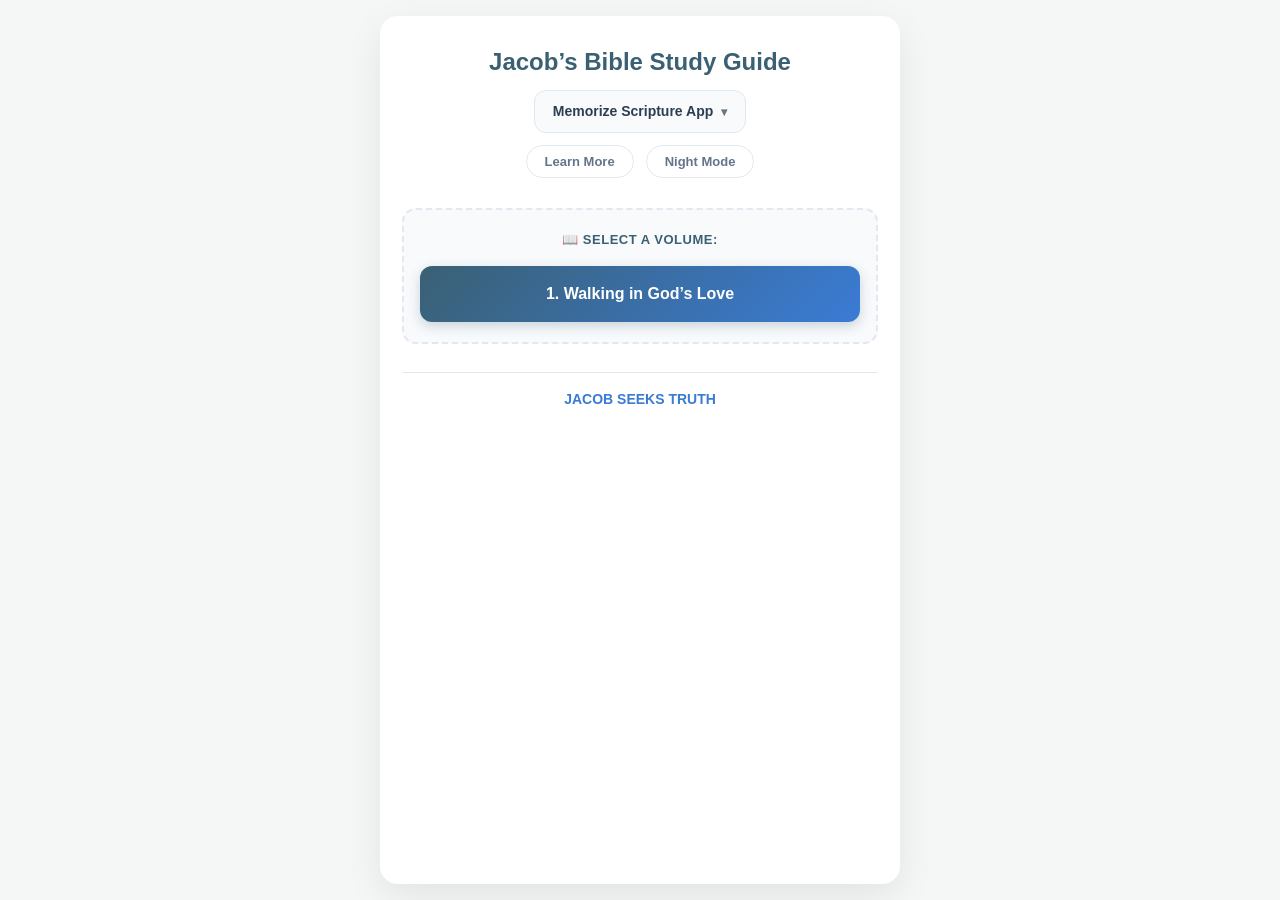
<file: index.html>
<!DOCTYPE html>
<html lang="en">
<head>
    <meta charset="UTF-8">
    <meta name="viewport" content="width=device-width, initial-scale=1.0">
    <title>Jacob’s Bible Study Guide – Main Menu</title>
    <link rel="stylesheet" href="style.css">
</head>
<body>
    <div class="container">
        <header class="header">
            <h1>Jacob’s Bible Study Guide</h1>
            
            <!-- App Switcher Dropdown -->
            <details class="app-switcher">
                <summary class="dropdown-trigger">
                    Memorize Scripture App
                    <span class="chevron">▾</span>
                </summary>
                <div class="dropdown-menu">
                    <a href="https://jacobseekstruth.github.io/jacobs-bsg-app/lost-books/" class="dropdown-item">
                        The Lost Books of Scripture
                    </a>
                    <!-- You can add more apps later like this:
                    <a href="..." class="dropdown-item">Another App</a>
                    -->
                </div>
            </details>

            <!-- Header Buttons 'Learn More' & 'Night Mode' -->
            <div class="header-buttons">
                <button id="learnMoreBtn" class="theme-btn">Learn More</button>
                <button id="themeToggleBtn" class="theme-btn">Night Mode</button>
            </div>
        </header>

        <section class="volume-section">
            <div class="section-title">📖 SELECT A VOLUME:</div>
            
            <a href="https://jacobseekstruth.github.io/jacobs-bsg-app/ms-vol1/" class="volume-btn">
                1. Walking in God’s Love
            </a>
            
            <!-- Future volumes will go here -->
        </section>

        <footer class="footer">
            <!-- Theme button moved to header -->
            <a href="https://jacobseekstruth.com/" class="main-menu-btn">JACOB SEEKS TRUTH</a>
        </footer>
    </div>

    <!-- ABOUT THIS APP MODAL -->
    <div id="learnMoreModal" class="modal">
        <div class="modal-content">
            <h3>About This App</h3>
            
            <div class="learn-more-text">
                <p>Hi, I'm Jacob. I created this App to help me study and learn God’s Word, and now I want to share it with you for free.</p>
                
                <p>Join me on this journey as we explore these Bible study guides together and grow closer to God through Scripture.</p>
                
                <p><strong>Volume Selection:</strong><br>
                Each volume is a dedicated study guide featuring verses to study and memorize, along with a devotional to read once you complete the curriculum.</p>
                
                <p><strong>Free Download:</strong><br>
                Every study guide volume includes a free, downloadable PDF, accessible by clicking the <strong>“Download Full Study Guide”</strong> button.</p>
                
                <p>These PDFs not only contain the scripture verses featured in the app, but also include extra information, exclusive study content, and a special message from me that isn't available anywhere else.</p>
                
                <p>Happy studying, and may God bless your journey!</p>
                
                <p class="signature">Blessings,<br><strong>Jacob Seeks Truth</strong></p>
            </div>
            
            <button id="closeLearnMoreBtn" class="btn-back">Back</button>
        </div>
    </div>

    <script src="app.js"></script>
</body>
</html>
</file>
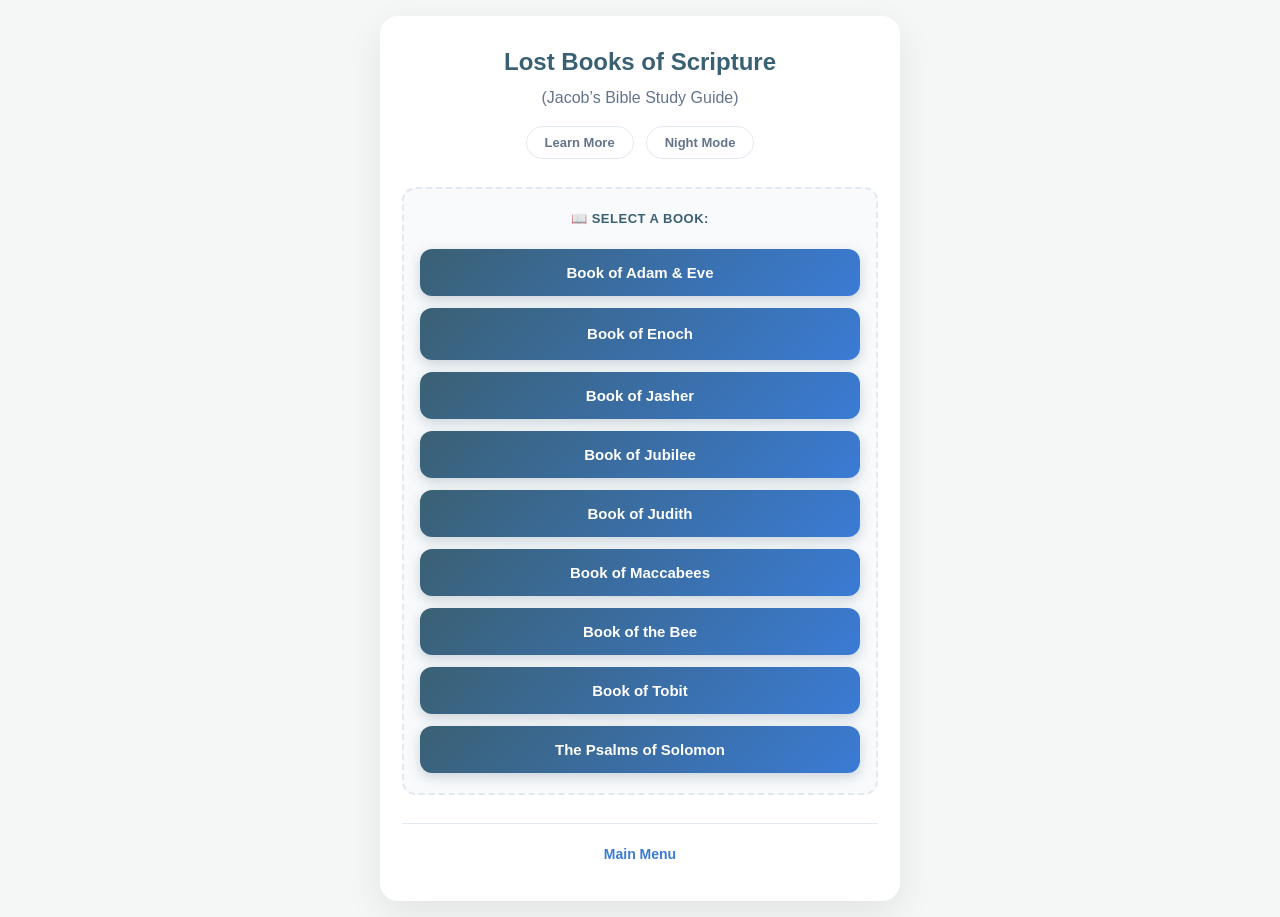
<file: lost-books/index.html>
<!DOCTYPE html>
<html lang="en">
<head>
    <meta charset="UTF-8">
    <meta name="viewport" content="width=device-width, initial-scale=1.0">
    <title>Jacob’s Bible Study Guide – Lost Books of Scripture</title>
    <link rel="stylesheet" href="style.css">
</head>
<body>
    <div class="container">
        <header class="header">
            <h1>Lost Books of Scripture</h1>
            <h2>(Jacob’s Bible Study Guide)</h2>

            <div class="header-buttons">
                <button id="learnMoreBtn" class="theme-btn">Learn More</button>
                <button id="themeToggleBtn" class="theme-btn">Night Mode</button>
            </div>
        </header>

        <section class="volume-section">
            <div class="section-title">📖 SELECT A BOOK:</div>
            
            <button class="book-btn coming-soon-btn">Book of Adam &amp; Eve</button>
            <a href="https://jacobseekstruth.github.io/jacobs-bsg-app/lost-books/book-of-enoch/" class="book-btn" style="text-decoration: none;">Book of Enoch</a>
            <button class="book-btn coming-soon-btn">Book of Jasher</button>
            <button class="book-btn coming-soon-btn">Book of Jubilee</button>
            <button class="book-btn coming-soon-btn">Book of Judith</button>
            <button class="book-btn coming-soon-btn">Book of Maccabees</button>
            <button class="book-btn coming-soon-btn">Book of the Bee</button>
            <button class="book-btn coming-soon-btn">Book of Tobit</button>
            <button class="book-btn coming-soon-btn">The Psalms of Solomon</button>
        </section>

        <footer class="footer">
            <a href="https://jacobseekstruth.github.io/jacobs-bsg-app/" class="main-menu-btn">Main Menu</a>
        </footer>
    </div>

    <!-- ABOUT THIS APP MODAL -->
    <div id="learnMoreModal" class="modal">
        <div class="modal-content">
            <h3>About This App</h3>
            <div class="learn-more-text">
                <p>I call this collection the Lost Books of Scripture. Driven by my curious nature, I’ve always wondered if there is more to the story beyond simply reading the Bible.</p>

                <p>Interestingly, some of these so-called “lost” books actually appear in older versions of the Ethiopian Bible—raising the question of why they are absent from most modern English Bibles. Either way, I want to learn more about these stories, as they add valuable depth and context to the history of our beginnings.</p>

                <p>I gathered and compiled this app to organize all of this information in one central place—primarily for my own benefit. Most of the material comes from publicly available archives that anyone can access for free. I simply organized it and packaged it into a clean, easy-to-use app. I’m happy to share it with all of you at no cost. I believe it can help anyone in their Bible studies by providing additional puzzle pieces that enrich the overall story with greater context.</p>

                <p>Happy reading, listening, and studying.</p>

                <p class="signature">Blessings,<br><strong>Jacob Seeks Truth</strong></p>
            </div>
            <button id="closeLearnMoreBtn" class="btn-back">Back</button>
        </div>
    </div>

    <!-- COMING SOON MODAL -->
    <div id="comingSoonModal" class="modal">
        <div class="modal-content coming-soon-content">
            <h3>Coming Soon!</h3>
            <p>This book is not available yet. Check back later.</p>
            <button id="closeComingSoonBtn" class="btn-back">Back</button>
        </div>
    </div>

    <script src="app.js"></script>
</body>
</html>
</file>
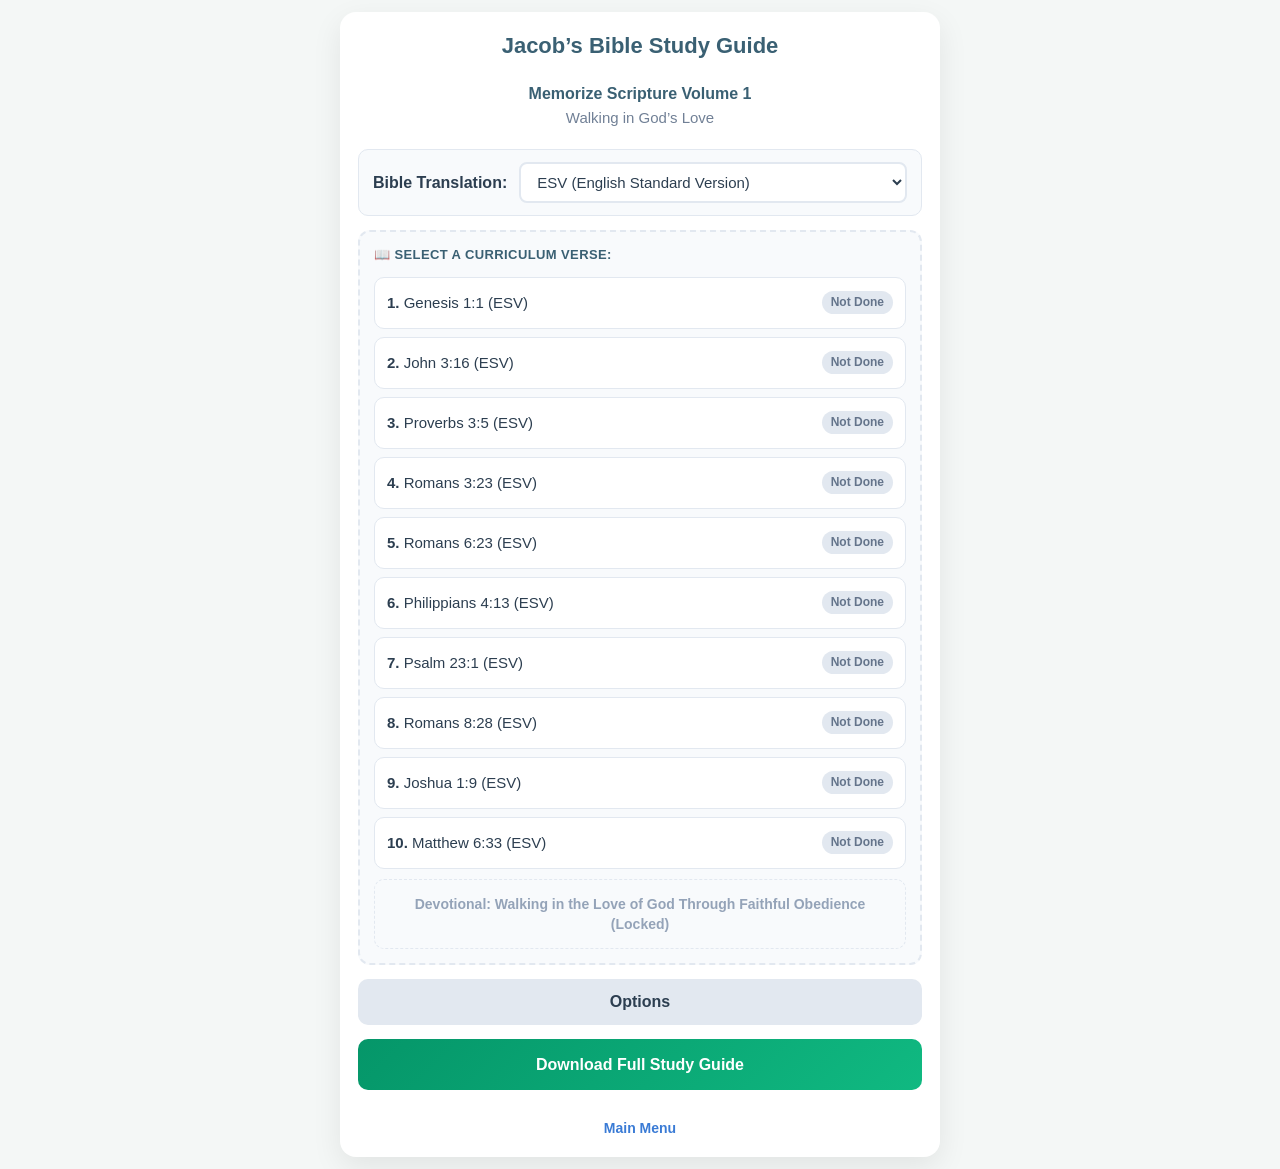
<file: ms-vol1/index.html>
<!DOCTYPE html>
<html lang="en">
<head>
    <meta charset="UTF-8">
    <meta name="viewport" content="width=device-width, initial-scale=1.0">
    <title>Jacob’s Bible Study Guide – Memorize Scripture Vol. 1</title>
    <link rel="stylesheet" href="style.css">
</head>
<body>
    <div class="container">
        <h1>Jacob’s Bible Study Guide</h1>
        <h2 class="subtitle">
            <span class="sub-line1">Memorize Scripture Volume 1</span>
            <span class="sub-line2">Walking in God’s Love</span>
        </h2>
        
        <!-- SETUP VIEW -->
        <div id="setupView" class="setup-zone">
            <div class="version-select-container">
                <label for="versionSelect"><strong>Bible Translation:</strong></label>
                <select id="versionSelect">
                    <option value="ESV" selected>ESV (English Standard Version)</option>
                    <option value="KJV">KJV (King James Version)</option>
                    <option value="NIV">NIV (New International Version)</option>
                    <option value="NKJV">NKJV (New King James Version)</option>
                    <option value="NLT">NLT (New Living Translation)</option>
                </select>
            </div>
            
            <div class="volume-container">
                <div class="volume-title">📖 Select a Curriculum Verse:</div>
                <div class="verse-grid" id="curriculumGrid"></div>
                <div id="rewardContainer"></div>
            </div>

            <button id="optionsBtn" class="btn-options">Options</button>

            <a id="downloadGuideBtn" class="btn-download" href="https://shop.beacons.ai/jacobseekstruth/e6d8bf01-234a-4347-a2ef-042fa18c832b" target="_blank" rel="noopener">
                Download Full Study Guide
            </a>

            <a href="https://jacobseekstruth.github.io/jacobs-bsg-app/" class="text-link-btn main-menu-link">Main Menu</a>
        </div>

        <!-- GAME VIEW -->
        <div id="gameView" class="game-zone hidden">
            <div id="verseDisplayHeader" class="verse-header"></div>
            
            <!-- Curriculum controls -->
            <div class="control-buttons" id="gameControls">
                <button class="btn-hint" id="showHintBtn">💡 Look at Hint</button>
                <button class="btn-back-main" id="newVerseBtn">Back to Main</button>
            </div>
            
            <div class="drop-title">Your Verse <span class="hint-text">(Tap to remove • Hold a word to insert/move • Cancel to close)</span></div>
            
            <div id="insertControls" class="insert-controls hidden">
                <span class="insert-label">Insert relative to highlighted word:</span>
                <div class="insert-buttons">
                    <button id="insertBeforeBtn" class="btn-insert">Insert Before</button>
                    <button id="insertAfterBtn" class="btn-insert">Insert After</button>
                </div>
                <div class="move-row">
                    <button id="moveLeftBtn" class="btn-move">←</button>
                    <button id="cancelInsertBtn" class="btn-cancel-insert">Cancel</button>
                    <button id="moveRightBtn" class="btn-move">→</button>
                </div>
            </div>
            
            <div id="dropZone" class="drop-zone"></div>

            <div class="pool-title">Scrambled Word Pieces <span class="hint-text">(Tap cards to pick)</span></div>
            <div id="wordPool" class="word-pool"></div>
            
            <!-- Success block -->
            <div id="successBlock" class="success-message hidden">
                <span>🎉 Well done! You've perfectly completed the verse from memory!</span>
                
                <!-- Curriculum success buttons -->
                <div class="success-nav" id="curriculumSuccessNav">
                    <button class="btn-next" id="nextTrackBtn">Next Verse ➔</button>
                    <div class="success-second-row">
                        <button class="btn-retry" id="retryBtn">Retry</button>
                        <button class="btn-back-menu" id="backToDirBtn">Back to Menu</button>
                    </div>
                </div>

                <!-- Custom success – only Retry -->
                <div class="success-nav hidden" id="customSuccessNav">
                    <button class="btn-next" id="customRetryBtn">Retry</button>
                </div>
            </div>

            <!-- Status (curriculum only) -->
            <div id="puzzleStatus" class="puzzle-status">Status: Not Done</div>

            <!-- Custom verse – Back to Options always at the very bottom -->
            <div id="customBottomBack" class="custom-bottom-back hidden">
                <button class="btn-custom-back" id="customBackBtn">Back to Options</button>
            </div>
        </div>
    </div>

    <!-- OPTIONS MODAL -->
    <div id="optionsModal" class="modal">
        <div class="modal-content options-content">
            <h3>Options</h3>
            
            <div class="option-row">
                <label for="darkModeToggle"><strong id="modeLabel">Night Mode</strong></label>
                <label class="switch">
                    <input type="checkbox" id="darkModeToggle">
                    <span class="slider"></span>
                </label>
            </div>

            <!-- 1. Memorize a Custom Verse -->
            <div class="options-section">
                <div class="section-header left-align" id="customVerseToggleBtn">Memorize a Custom Verse ▾</div>
                <div id="customVerseContent" class="section-content hidden">
                    <label class="field-label">Add Custom Verse Text:</label>
                    <textarea id="verseInput" placeholder="Type or paste any target verse here..."></textarea>
                    
                    <label class="field-label">Verse Reference:</label>
                    <input type="text" id="referenceInput" placeholder="e.g., John 3:16">
                    
                    <button id="generateBtn">Start Custom Verse</button>
                </div>
            </div>

            <!-- 2. Alternative Translations -->
            <div class="options-section">
                <div class="section-header" id="langToggleBtn">Alternative Translations ▾</div>
                <div id="langContent" class="section-content hidden">
                    <p class="lang-desc">Different Bible translations add crucial context missed in English. Wherever available, I’ve included original Hebrew or Greek insights to capture these deeper meanings.</p>
                    
                    <div class="divider"></div>
                    <p class="instruction-text">Select drop-down to see verse translation.</p>
                    <button class="btn-expand-all" id="expandAllTop">Expand ▾</button>

                    <!-- Hebrew -->
                    <div class="lang-subsection">
                        <div class="lang-header hebrew-header" id="hebrewToggleBtn">Hebrew ▾</div>
                        <div id="hebrewContent" class="lang-subcontent hidden">
                            <div class="verse-dropdown" data-ref="Genesis 1:1">
                                <div class="verse-title" data-verse-toggle>Genesis 1:1 ▾</div>
                                <div class="verse-body hidden">
                                    <span class="orig">בְּרֵאשִׁית בָּרָא אֱלֹהִים אֵת הַשָּׁמַיִם וְאֵת הָאָרֶץ</span><br>
                                    <em>Bereshit bara Elohim et hashamayim ve-et ha-aretz</em><br><br>
                                    <strong>Literal:</strong> “In beginning created God the heavens and the earth.”
                                    <div class="english-line"></div>
                                </div>
                            </div>
                            <div class="divider"></div>

                            <div class="verse-dropdown" data-ref="Proverbs 3:5">
                                <div class="verse-title" data-verse-toggle>Proverbs 3:5 ▾</div>
                                <div class="verse-body hidden">
                                    <span class="orig">בְּטַח אֶל־יְהוָה בְּכָל־לִבֶּךָ וְאֶל־בִּינָתְךָ אַל־תִּשָּׁעֵן</span><br>
                                    <em>Betach el-YHWH bechol-libbecha ve-el-binatecha al-tishaen</em><br><br>
                                    <strong>Literal:</strong> “Trust in Yahweh with all your heart, and on your understanding do not lean.”
                                    <div class="english-line"></div>
                                </div>
                            </div>
                            <div class="divider"></div>

                            <div class="verse-dropdown" data-ref="Psalm 23:1">
                                <div class="verse-title" data-verse-toggle>Psalm 23:1 ▾</div>
                                <div class="verse-body hidden">
                                    <span class="orig">יְהוָה רֹעִי לֹא אֶחְסָר</span><br>
                                    <em>YHWH ro’i lo echsar</em><br><br>
                                    <strong>Literal:</strong> “Yahweh is my shepherd; I shall not lack.”
                                    <div class="english-line"></div>
                                </div>
                            </div>
                            <div class="divider"></div>

                            <div class="verse-dropdown" data-ref="Joshua 1:9">
                                <div class="verse-title" data-verse-toggle>Joshua 1:9 ▾</div>
                                <div class="verse-body hidden">
                                    <span class="orig">הֲלֹוא צִוִּיתִיךָ חֲזַק וֶאֱמָץ אַל־תַּעֲרֹץ וְאַל־תֵּחָת כִּי עִמְּךָ יְהוָה אֱלֹהֶיךָ בְּכֹל אֲשֶׁר תֵּלֵךְ</span><br>
                                    <em>Halo tziviti’cha chazak ve-ematz al-ta’arotz ve-al-techat ki imm’cha YHWH elohecha bechol asher telech</em><br><br>
                                    <strong>Literal:</strong> “Have I not commanded you? Be strong and courageous. Do not be afraid, and do not be dismayed, for Yahweh your God is with you wherever you go.”
                                    <div class="english-line"></div>
                                </div>
                            </div>
                            <div class="divider"></div>
                        </div>
                    </div>

                    <!-- Greek -->
                    <div class="lang-subsection">
                        <div class="lang-header greek-header" id="greekToggleBtn">Greek ▾</div>
                        <div id="greekContent" class="lang-subcontent hidden">
                            <div class="verse-dropdown" data-ref="John 3:16">
                                <div class="verse-title" data-verse-toggle>John 3:16 ▾</div>
                                <div class="verse-body hidden">
                                    <span class="orig">Οὕτως γὰρ ἠγάπησεν ὁ Θεὸς τὸν κόσμον, ὥστε τὸν Υἱὸν τὸν μονογενῆ ἔδωκεν, ἵνα πᾶς ὁ πιστεύων εἰς αὐτὸν μὴ ἀπόληται ἀλλ’ ἔχῃ ζωὴν αἰώνιον.</span><br>
                                    <em>Houtōs gar ēgapēsen ho Theos ton kosmon, hōste ton Huion ton monogenē edōken, hina pas ho pisteuōn eis auton mē apolētai all’ echē zōēn aiōnion.</em><br><br>
                                    <strong>Literal:</strong> “For thus God loved the world, that He gave the only-begotten Son, so that everyone believing in Him should not perish but have eternal life.”
                                    <div class="english-line"></div>
                                </div>
                            </div>
                            <div class="divider"></div>

                            <div class="verse-dropdown" data-ref="Romans 3:23">
                                <div class="verse-title" data-verse-toggle>Romans 3:23 ▾</div>
                                <div class="verse-body hidden">
                                    <span class="orig">πάντες γὰρ ἥμαρτον καὶ ὑστεροῦνται τῆς δόξης τοῦ Θεοῦ</span><br>
                                    <em>Pantes gar hēmarton kai hysterountai tēs doxēs tou Theou</em><br><br>
                                    <strong>Literal:</strong> “For all sinned and fall short of the glory of God”
                                    <div class="english-line"></div>
                                </div>
                            </div>
                            <div class="divider"></div>

                            <div class="verse-dropdown" data-ref="Romans 6:23">
                                <div class="verse-title" data-verse-toggle>Romans 6:23 ▾</div>
                                <div class="verse-body hidden">
                                    <span class="orig">τὰ γὰρ ὀψώνια τῆς ἁμαρτίας θάνατος, τὸ δὲ χάρισμα τοῦ Θεοῦ ζωὴ αἰώνιος ἐν Χριστῷ Ἰησοῦ τῷ Κυρίῳ ἡμῶν.</span><br>
                                    <em>Ta gar opsōnia tēs hamartias thanatos, to de charisma tou Theou zōē aiōnios en Christō Iēsou tō Kyriō hēmōn.</em><br><br>
                                    <strong>Literal:</strong> “For the wages of sin is death, but the gift of God is eternal life in Christ Jesus our Lord.”
                                    <div class="english-line"></div>
                                </div>
                            </div>
                            <div class="divider"></div>

                            <div class="verse-dropdown" data-ref="Philippians 4:13">
                                <div class="verse-title" data-verse-toggle>Philippians 4:13 ▾</div>
                                <div class="verse-body hidden">
                                    <span class="orig">πάντα ἰσχύω ἐν τῷ ἐνδυναμοῦντί με</span><br>
                                    <em>Panta ischyō en tō endynamounti me</em><br><br>
                                    <strong>Literal:</strong> “I have strength for all things in the one strengthening me”
                                    <div class="english-line"></div>
                                </div>
                            </div>
                            <div class="divider"></div>

                            <div class="verse-dropdown" data-ref="Romans 8:28">
                                <div class="verse-title" data-verse-toggle>Romans 8:28 ▾</div>
                                <div class="verse-body hidden">
                                    <span class="orig">Οἴδαμεν δὲ ὅτι τοῖς ἀγαπῶσιν τὸν Θεὸν πάντα συνεργεῖ εἰς ἀγαθόν, τοῖς κατὰ πρόθεσιν κλητοῖς οὖσιν.</span><br>
                                    <em>Oidamen de hoti tois agapōsin ton Theon panta synergei eis agathon, tois kata prothesin klētois ousin.</em><br><br>
                                    <strong>Literal:</strong> “We know that to those loving God all things work together for good, to those being called according to purpose.”
                                    <div class="english-line"></div>
                                </div>
                            </div>
                            <div class="divider"></div>

                            <div class="verse-dropdown" data-ref="Matthew 6:33">
                                <div class="verse-title" data-verse-toggle>Matthew 6:33 ▾</div>
                                <div class="verse-body hidden">
                                    <span class="orig">ζητεῖτε δὲ πρῶτον τὴν βασιλείαν καὶ τὴν δικαιοσύνην αὐτοῦ, καὶ ταῦτα πάντα προστεθήσεται ὑμῖν.</span><br>
                                    <em>Zēteite de prōton tēn basileian kai tēn dikaiosynēn autou, kai tauta panta prostethēsetai hymin.</em><br><br>
                                    <strong>Literal:</strong> “But seek first the kingdom and His righteousness, and all these things will be added to you.”
                                    <div class="english-line"></div>
                                </div>
                            </div>
                            <div class="divider"></div>
                        </div>
                    </div>

                    <button class="btn-expand-all" id="expandAllBottom">Expand ▾</button>
                </div>
            </div>

            <!-- 3. Background Music -->
            <div class="options-section">
                <div class="section-header" id="musicSectionToggleBtn">Background Music ▾</div>
                <div id="musicSectionContent" class="section-content hidden">
                    <div id="musicControls" class="music-controls">
                        <p class="music-title" id="currentSongTitle">Apricot Tree</p>
                        
                        <div class="music-buttons">
                            <button id="playPauseBtn" class="btn-music btn-play">Play</button>
                            <div class="music-second-row">
                                <button id="muteMusicBtn" class="btn-music">Mute</button>
                                <button id="restartMusicBtn" class="btn-music">Restart</button>
                            </div>
                        </div>
                        
                        <button id="selectSongBtn" class="text-btn select-song-btn">Select Song</button>
                        
                        <audio id="bgMusic" loop preload="none">
                            <source id="audioSource" src="https://archive.org/download/09-apricot-tree/59.%20Djivan%20Gasparyan%20-%20Moon%20Shines%20At%20Night%20%28CD%20RIP%29/09%20Apricot%20Tree.FLAC" type="audio/flac">
                        </audio>
                    </div>
                </div>
            </div>

            <!-- 4. Latest Updates -->
            <div class="options-section">
                <div class="section-header" id="updatesToggleBtn">Latest Updates ▾</div>
                <div id="updatesContent" class="section-content hidden">
                    <p class="updates-date">Published on 11/5/2026</p>
                </div>
            </div>

            <!-- 5. Reset -->
            <div class="options-section">
                <div class="section-header" id="resetToggleBtn">Reset ▾</div>
                <div id="resetContent" class="section-content hidden">
                    <p class="reset-desc">
                        This will reset all verses that are currently marked as “Mastered” back to “Not Done”. 
                        It will also clear the unlocked Devotional so it becomes locked again until you complete every verse (or use the secret unlock).
                    </p>
                    <button id="resetProgressBtn" class="btn-reset">Reset All Progress</button>

                    <div class="divider"></div>

                    <div class="hint-toggle" id="devotionalHintToggle">Devotional Hint ▾</div>
                    <div id="devotionalHintContent" class="hint-content hidden">
                        <p>
                            <strong>Secret unlock:</strong> On the main screen, press and hold the locked Devotional button for about 3 seconds. 
                            It will unlock even if you have not finished every verse.
                        </p>
                        <p>
                            If you are having trouble completing the full curriculum, you can use this hint (or “cheat”) to unlock the Devotional message at any time.
                        </p>
                    </div>
                </div>
            </div>

            <button id="closeOptionsBtn" class="btn-close-modal" style="margin-top: 16px;">Close Options</button>
        </div>
    </div>

    <!-- SELECT SONG MODAL -->
    <div id="songSelectModal" class="modal">
        <div class="modal-content">
            <h3>Select a Song</h3>
            <p class="song-subtitle">Songs by Djivan Gasparyan</p>
            <div class="song-list">
                <button class="song-option" data-src="https://archive.org/download/09-apricot-tree/59.%20Djivan%20Gasparyan%20-%20Moon%20Shines%20At%20Night%20%28CD%20RIP%29/09%20Apricot%20Tree.FLAC" data-title="Apricot Tree">Apricot Tree</button>
                <button class="song-option" data-src="https://archive.org/download/06-your-strong-mind/46.%20I%20Will%20Not%20Be%20Sad%20In%20This%20World%20-%20Djivan%20Gasparyan%20%28CD%20RIP%29/06%20Your%20Strong%20Mind.FLAC" data-title="Your Strong Mind">Your Strong Mind</button>
                <button class="song-option" data-src="https://archive.org/download/02-erzerum-dance-tunes/61.%20Djivan%20Gasparyan%20-%20Apricots%20From%20Eden%20%28CD%20RIP%29/02%20Erzerum%20Dance%20Tunes.FLAC" data-title="Erzerum Dance Tunes">Erzerum Dance Tunes</button>
            </div>
            <button id="closeSongSelectBtn" class="btn-close-modal">Back</button>
        </div>
    </div>

    <!-- HINT MODAL -->
    <div id="hintModal" class="modal">
        <div class="modal-content">
            <h3 id="hintRef"></h3>
            <p id="hintPhrase" class="hint-phrase"></p>
            <button id="seeFullVerseBtn" class="btn-see-full">See Full Verse</button>
            <p id="hintText" class="full-verse hidden"></p>
            <button id="closeHintBtn" class="btn-close-modal">Close</button>
        </div>
    </div>

    <!-- REWARD / DEVOTIONAL MODAL -->
    <div id="rewardModal" class="modal">
        <div class="modal-content reward-content">
            <h2 class="devotional-title">Walking in the Love of God Through Faithful Obedience</h2>
            <div class="divider"></div>
            
            <p>Congratulations on finishing every verse! These verses form a beautiful path of faith.</p>
            
            <div class="divider"></div>
            
            <h3 class="devotional-heading">Devotional</h3>
            
            <div class="devotional-body">
                <p>In the beginning God created all things <span class="verse-ref">(Genesis 1:1)</span>. This same God so loved the world that He gave His only Son so that whoever believes in Him will have eternal life <span class="verse-ref">(John 3:16)</span>.</p>
                
                <p>We have all sinned and fall short of God’s glory <span class="verse-ref">(Romans 3:23)</span>. The wages of sin is death, but the free gift of God is eternal life in Christ Jesus <span class="verse-ref">(Romans 6:23)</span>.</p>
                
                <p>Trust in the Lord with all your heart <span class="verse-ref">(Proverbs 3:5)</span>. Seek first His kingdom and righteousness <span class="verse-ref">(Matthew 6:33)</span>. The Lord is your Shepherd; you shall not want <span class="verse-ref">(Psalm 23:1)</span>.</p>
                
                <p>You can do all things through Christ who strengthens you <span class="verse-ref">(Philippians 4:13)</span>. And we know that for those who love God, all things work together for good <span class="verse-ref">(Romans 8:28)</span>.</p>
                
                <p class="closing">Receive His love. Follow Jesus in trusting obedience. He will lead, strengthen, and guide you every step of the way.</p>
            </div>

            <div class="divider"></div>

            <div class="devotional-verse-select">
                <label for="devotionalVerseSelect"><strong>View a Verse:</strong></label>
                <select id="devotionalVerseSelect">
                    <option value="">— Select a verse —</option>
                    <option value="Genesis 1:1">Genesis 1:1</option>
                    <option value="John 3:16">John 3:16</option>
                    <option value="Proverbs 3:5">Proverbs 3:5</option>
                    <option value="Romans 3:23">Romans 3:23</option>
                    <option value="Romans 6:23">Romans 6:23</option>
                    <option value="Philippians 4:13">Philippians 4:13</option>
                    <option value="Psalm 23:1">Psalm 23:1</option>
                    <option value="Romans 8:28">Romans 8:28</option>
                    <option value="Joshua 1:9">Joshua 1:9</option>
                    <option value="Matthew 6:33">Matthew 6:33</option>
                </select>
                <div id="devotionalVerseDisplay" class="devotional-verse-display hidden"></div>
            </div>
            
            <button id="closeRewardBtn">Close Devotional Message</button>
        </div>
    </div>

    <script src="app.js"></script>
</body>
</html>
</file>
<file: style.css>
:root {
    --bg-color: #f4f7f6;
    --primary-color: #3a6073;
    --accent-color: #3a7bd5;
    --text-color: #2c3e50;
    --border-color: #e2e8f0;
    --light-bg: #f8fafc;
    --card-bg: #ffffff;
    --muted-text: #64748b;
}

body.dark-mode {
    --bg-color: #0f172a;
    --primary-color: #93c5fd;
    --accent-color: #60a5fa;
    --text-color: #e2e8f0;
    --border-color: #334155;
    --light-bg: #1e293b;
    --card-bg: #1e293b;
    --muted-text: #94a3b8;
}

*, *::before, *::after {
    box-sizing: border-box;
}

html {
    -webkit-text-size-adjust: 100%;
}

body {
    font-family: -apple-system, BlinkMacSystemFont, "Segoe UI", Roboto, Helvetica, Arial, sans-serif;
    background-color: var(--bg-color);
    color: var(--text-color);
    margin: 0;
    padding: 16px;
    display: flex;
    justify-content: center;
    min-height: 100vh;
    line-height: 1.5;
    transition: background-color 0.3s, color 0.3s;
}

.container {
    width: 100%;
    max-width: 520px;
    background: var(--card-bg);
    padding: 28px 22px;
    border-radius: 18px;
    box-shadow: 0 12px 36px rgba(0, 0, 0, 0.08);
    display: flex;
    flex-direction: column;
    gap: 28px;
    transition: background-color 0.3s;
}

/* Header */
.header {
    text-align: center;
}

h1 {
    font-size: 24px;
    font-weight: 700;
    color: var(--primary-color);
    margin: 0 0 6px 0;
}

h2 {
    font-size: 16px;
    font-weight: 500;
    color: var(--muted-text);
    margin: 0 0 16px 0;
}

/* Buttons row (Learn More + Night Mode) */
.header-buttons {
    display: flex;
    justify-content: center;
    gap: 12px;
    margin-bottom: 2px;
    flex-wrap: wrap;
}

.theme-btn {
    background: none;
    border: 1px solid var(--border-color);
    color: var(--muted-text);
    font-size: 13px;
    font-weight: 600;
    cursor: pointer;
    padding: 8px 18px;
    border-radius: 20px;
    transition: all 0.2s;
    font-family: inherit;
}

.theme-btn:hover {
    background: var(--light-bg);
    color: var(--primary-color);
    border-color: var(--primary-color);
}

/* ===== App Switcher Dropdown ===== */
.app-switcher {
    position: relative;
    display: inline-block;
    margin: 4px auto 0;
    text-align: left;
    margin-bottom: 12px; /* Adjust this number (e.g., 12px, 20px) for more or less space */
}

/* Trigger button */
.dropdown-trigger {
    list-style: none;
    cursor: pointer;
    display: inline-flex;
    align-items: center;
    gap: 8px;
    background: var(--light-bg);
    border: 1px solid var(--border-color);
    color: var(--text-color);
    font-size: 14px;
    font-weight: 600;
    padding: 10px 18px;
    border-radius: 12px;
    transition: all 0.2s ease;
    font-family: inherit;
    user-select: none;
}

.dropdown-trigger:hover {
    border-color: var(--primary-color);
    background: var(--card-bg);
}

/* Hide default marker */
.dropdown-trigger::-webkit-details-marker {
    display: none;
}

/* Chevron */
.chevron {
    font-size: 12px;
    opacity: 0.7;
    transition: transform 0.2s ease;
}

.app-switcher[open] .chevron {
    transform: rotate(180deg);
}

/* Dropdown menu */
.dropdown-menu {
    position: absolute;
    top: calc(100% + 8px);
    left: 50%;
    transform: translateX(-50%);
    min-width: 100%;
    background: var(--card-bg);
    border: 1px solid var(--border-color);
    border-radius: 12px;
    box-shadow: 0 10px 30px rgba(0, 0, 0, 0.12);
    padding: 6px;
    z-index: 100;
    animation: fadeIn 0.18s ease;
}

@keyframes fadeIn {
    from {
        opacity: 0;
        transform: translateX(-50%) translateY(-6px);
    }
    to {
        opacity: 1;
        transform: translateX(-50%) translateY(0);
    }
}

/* Menu items */
.dropdown-item {
    display: block;
    padding: 11px 16px;
    text-decoration: none;
    color: var(--text-color);
    font-size: 14px;
    font-weight: 500;
    border-radius: 8px;
    white-space: nowrap;
    transition: background 0.15s ease;
}

.dropdown-item:hover {
    background: var(--light-bg);
    color: var(--primary-color);
}

/* Dark mode adjustments */
body.dark-mode .dropdown-menu {
    box-shadow: 0 10px 30px rgba(0, 0, 0, 0.4);
}

/* Volume Section */
.volume-section {
    background: var(--light-bg);
    border: 2px dashed var(--border-color);
    border-radius: 14px;
    padding: 20px 16px;
    transition: background-color 0.3s, border-color 0.3s;
}

.section-title {
    font-size: 13px;
    font-weight: 700;
    color: var(--primary-color);
    text-transform: uppercase;
    letter-spacing: 0.5px;
    margin-bottom: 16px;
    text-align: center;
}

.volume-btn {
    display: block;
    width: 100%;
    background: linear-gradient(135deg, #3a6073, #3a7bd5);
    color: white;
    text-decoration: none;
    text-align: center;
    padding: 16px 18px;
    border-radius: 12px;
    font-size: 16px;
    font-weight: 700;
    transition: opacity 0.2s, transform 0.1s;
    box-shadow: 0 4px 12px rgba(58, 96, 115, 0.25);
}

.volume-btn:hover {
    opacity: 0.93;
}

.volume-btn:active {
    transform: scale(0.98);
}

/* Footer */
.footer {
    text-align: center;
    padding-top: 8px;
    border-top: 1px solid var(--border-color);
    min-height: 1px;
}

.main-menu-btn {
    display: inline-block;
    background: none;
    border: none;
    color: var(--accent-color);
    font-size: 14px;
    font-weight: 600;
    cursor: pointer;
    padding: 8px 16px;
    text-decoration: none;
    border-radius: 6px;
    transition: background 0.2s;
    font-family: inherit;
}
.main-menu-btn:hover { background: rgba(58, 123, 213, 0.1); }

/* Modal */
.modal {
    position: fixed;
    top: 0;
    left: 0;
    width: 100%;
    height: 100%;
    background: rgba(0, 0, 0, 0.55);
    display: flex;
    justify-content: center;
    align-items: center;
    opacity: 0;
    pointer-events: none;
    transition: opacity 0.25s ease;
    z-index: 1000;
    padding: 16px;
}

.modal.open {
    opacity: 1;
    pointer-events: auto;
}

.modal-content {
    background: var(--card-bg);
    padding: 28px 22px;
    border-radius: 16px;
    max-width: 480px;
    width: 100%;
    max-height: 85vh;
    overflow-y: auto;
    box-shadow: 0 20px 50px rgba(0, 0, 0, 0.2);
    text-align: left;
    color: var(--text-color);
    transition: background-color 0.3s;
}

.modal-content h3 {
    margin: 0 0 18px 0;
    color: var(--primary-color);
    font-size: 19px;
    text-align: center;
}

.learn-more-text p {
    font-size: 15.5px;
    line-height: 1.65;
    margin: 0 0 14px 0;
    color: var(--text-color);
}

.signature {
    margin-top: 20px !important;
    font-style: italic;
}

.btn-back {
    display: block;
    width: 100%;
    margin-top: 22px;
    background: #e2e8f0;
    color: #334155;
    border: none;
    padding: 14px;
    border-radius: 10px;
    font-size: 16px;
    font-weight: 700;
    cursor: pointer;
    transition: background 0.2s;
    font-family: inherit;
}

body.dark-mode .btn-back {
    background: #334155;
    color: #e2e8f0;
}

.btn-back:hover {
    background: #cbd5e1;
}

body.dark-mode .btn-back:hover {
    background: #475569;
}

/* Mobile */
@media (max-width: 480px) {
    body {
        padding: 12px;
    }
    
    .container {
        padding: 22px 16px;
    }
    
    h1 {
        font-size: 22px;
    }
    
    h2 {
        font-size: 15px;
    }

    .header-buttons {
        gap: 10px;
    }
}
</file>
<file: lost-books/style.css>
:root {
    --bg-color: #f4f7f6;
    --primary-color: #3a6073;
    --accent-color: #3a7bd5;
    --text-color: #2c3e50;
    --border-color: #e2e8f0;
    --light-bg: #f8fafc;
    --card-bg: #ffffff;
    --muted-text: #64748b;
}

body.dark-mode {
    --bg-color: #0f172a;
    --primary-color: #93c5fd;
    --accent-color: #60a5fa;
    --text-color: #e2e8f0;
    --border-color: #334155;
    --light-bg: #1e293b;
    --card-bg: #1e293b;
    --muted-text: #94a3b8;
}

*, *::before, *::after { box-sizing: border-box; }
html { -webkit-text-size-adjust: 100%; }

body {
    font-family: -apple-system, BlinkMacSystemFont, "Segoe UI", Roboto, Helvetica, Arial, sans-serif;
    background-color: var(--bg-color);
    color: var(--text-color);
    margin: 0;
    padding: 16px;
    display: flex;
    justify-content: center;
    min-height: 100vh;
    line-height: 1.5;
    transition: background-color 0.3s, color 0.3s;
}

.container {
    width: 100%;
    max-width: 520px;
    background: var(--card-bg);
    padding: 28px 22px;
    border-radius: 18px;
    box-shadow: 0 12px 36px rgba(0, 0, 0, 0.08);
    display: flex;
    flex-direction: column;
    gap: 28px;
}

.header { text-align: center; }
h1 { font-size: 24px; font-weight: 700; color: var(--primary-color); margin: 0 0 6px 0; }
h2 { font-size: 16px; font-weight: 500; color: var(--muted-text); margin: 0 0 16px 0; }

.header-buttons {
    display: flex;
    justify-content: center;
    gap: 12px;
    flex-wrap: wrap;
}

.theme-btn {
    background: none;
    border: 1px solid var(--border-color);
    color: var(--muted-text);
    font-size: 13px;
    font-weight: 600;
    cursor: pointer;
    padding: 8px 18px;
    border-radius: 20px;
    transition: all 0.2s;
    font-family: inherit;
}
.theme-btn:hover {
    background: var(--light-bg);
    color: var(--primary-color);
    border-color: var(--primary-color);
}

.volume-section {
    background: var(--light-bg);
    border: 2px dashed var(--border-color);
    border-radius: 14px;
    padding: 20px 16px;
    display: flex;
    flex-direction: column;
    gap: 12px;
}

.section-title {
    font-size: 13px;
    font-weight: 700;
    color: var(--primary-color);
    text-transform: uppercase;
    letter-spacing: 0.5px;
    margin-bottom: 8px;
    text-align: center;
}

.book-btn {
    display: block;
    width: 100%;
    background: linear-gradient(135deg, #3a6073, #3a7bd5);
    color: white;
    border: none;
    text-align: center;
    padding: 15px 18px;
    border-radius: 12px;
    font-size: 15px;
    font-weight: 700;
    cursor: pointer;
    transition: opacity 0.2s, transform 0.1s;
    box-shadow: 0 4px 12px rgba(58, 96, 115, 0.25);
    font-family: inherit;
    text-decoration: none; /* important for the <a> version */
}
.book-btn:hover { opacity: 0.93; }
.book-btn:active { transform: scale(0.98); }

.footer {
    text-align: center;
    padding-top: 12px;
    border-top: 1px solid var(--border-color);
}

.main-menu-btn {
    display: inline-block;
    background: none;
    border: none;
    color: var(--accent-color);
    font-size: 14px;
    font-weight: 600;
    cursor: pointer;
    padding: 8px 16px;
    text-decoration: none;
    border-radius: 6px;
    transition: background 0.2s;
    font-family: inherit;
}
.main-menu-btn:hover { background: rgba(58, 123, 213, 0.1); }

/* Modal */
.modal {
    position: fixed;
    top: 0; left: 0;
    width: 100%; height: 100%;
    background: rgba(0, 0, 0, 0.55);
    display: flex;
    justify-content: center;
    align-items: center;
    opacity: 0;
    pointer-events: none;
    transition: opacity 0.25s ease;
    z-index: 1000;
    padding: 16px;
}
.modal.open { opacity: 1; pointer-events: auto; }

.modal-content {
    background: var(--card-bg);
    padding: 28px 22px;
    border-radius: 16px;
    max-width: 480px;
    width: 100%;
    max-height: 85vh;
    overflow-y: auto;
    box-shadow: 0 20px 50px rgba(0, 0, 0, 0.2);
    color: var(--text-color);
}
.modal-content h3 {
    margin: 0 0 18px 0;
    color: var(--primary-color);
    font-size: 19px;
    text-align: center;
}

.coming-soon-content { text-align: center; }
.coming-soon-content p { margin: 0 0 20px 0; font-size: 16px; }

.learn-more-text p {
    font-size: 15.5px;
    line-height: 1.65;
    margin: 0 0 14px 0;
}
.signature { margin-top: 20px !important; font-style: italic; }

.btn-back {
    display: block;
    width: 100%;
    margin-top: 22px;
    background: #e2e8f0;
    color: #334155;
    border: none;
    padding: 14px;
    border-radius: 10px;
    font-size: 16px;
    font-weight: 700;
    cursor: pointer;
    font-family: inherit;
}
body.dark-mode .btn-back { background: #334155; color: #e2e8f0; }
.btn-back:hover { background: #cbd5e1; }
body.dark-mode .btn-back:hover { background: #475569; }

/* Accordion (kept for potential future use) */
.accordion-item {
    margin-bottom: 12px;
    border: 1px solid var(--border-color);
    border-radius: 10px;
    overflow: hidden;
}
.accordion-item.nested {
    margin: 8px 10px;
    border-radius: 8px;
}

.accordion-header {
    width: 100%;
    background: var(--light-bg);
    border: none;
    padding: 14px 16px;
    font-size: 15px;
    font-weight: 700;
    color: var(--primary-color);
    cursor: pointer;
    display: flex;
    justify-content: space-between;
    align-items: center;
    font-family: inherit;
    transition: background 0.2s;
}
.accordion-header.nested-header {
    font-size: 14px;
    padding: 12px 14px;
}
.accordion-header:hover { background: var(--border-color); }

.accordion-icon {
    font-size: 12px;
    transition: transform 0.25s;
}
.accordion-header.active .accordion-icon { transform: rotate(180deg); }

.accordion-content {
    max-height: 0;
    overflow: hidden;
    transition: max-height 0.35s ease;
    background: var(--card-bg);
}
.accordion-content.open { max-height: 8000px; }
.nested-content.open { max-height: 1500px; }

.chapter-block { padding: 14px; }

.book-section-header {
    font-size: 13px;
    font-weight: 700;
    color: var(--primary-color);
    text-transform: uppercase;
    letter-spacing: 0.5px;
    margin: 18px 12px 10px;
    padding-bottom: 6px;
    border-bottom: 1px solid var(--border-color);
    text-align: center;
}

.about-text {
    padding: 16px;
    font-size: 15px;
    line-height: 1.65;
}
.about-text p { margin: 0 0 12px 0; }

.summary-block {
    padding: 14px;
    font-size: 14.5px;
    line-height: 1.65;
}
.summary-block p {
    margin: 0 0 12px 0;
}

.contents-list {
    padding: 12px 16px;
    font-size: 13.5px;
    line-height: 1.5;
}
.contents-list p {
    margin: 0 0 6px 0;
    color: var(--text-color);
}

/* Audio Player */
.progress-container {
    display: flex;
    align-items: center;
    gap: 10px;
    margin-bottom: 12px;
}
.progress-container span {
    font-size: 12px;
    color: var(--muted-text);
    min-width: 34px;
    text-align: center;
}
.progress-bar {
    flex: 1;
    height: 6px;
    -webkit-appearance: none;
    appearance: none;
    background: var(--border-color);
    border-radius: 3px;
    outline: none;
    cursor: pointer;
}
.progress-bar::-webkit-slider-thumb {
    -webkit-appearance: none;
    width: 15px;
    height: 15px;
    background: var(--accent-color);
    border-radius: 50%;
    cursor: pointer;
}
.progress-bar::-moz-range-thumb {
    width: 15px;
    height: 15px;
    background: var(--accent-color);
    border-radius: 50%;
    cursor: pointer;
    border: none;
}

.player-btn {
    background: var(--light-bg);
    border: 1px solid var(--border-color);
    color: var(--text-color);
    padding: 9px 14px;
    border-radius: 8px;
    font-size: 13px;
    font-weight: 600;
    cursor: pointer;
    transition: all 0.2s;
    font-family: inherit;
}
.player-btn.primary {
    width: 100%;
    background: linear-gradient(135deg, #3a6073, #3a7bd5);
    color: white;
    border: none;
    margin-bottom: 10px;
}
.player-btn.primary:hover { opacity: 0.9; }

.seek-controls {
    display: flex;
    gap: 8px;
    margin-bottom: 12px;
}
.seek-controls .player-btn { flex: 1; }
.player-btn:hover { background: var(--border-color); }

/* Download / Wiki */
.download-btn {
    display: block;
    margin: 12px 16px;
    width: calc(100% - 32px);
    background: linear-gradient(135deg, #3a6073, #3a7bd5);
    color: white;
    text-decoration: none;
    text-align: center;
    padding: 14px;
    border-radius: 10px;
    font-size: 15px;
    font-weight: 700;
    transition: opacity 0.2s;
}
.download-btn:hover { opacity: 0.9; }
.download-btn + .download-btn { margin-top: 10px; }
.wiki-btn { background: linear-gradient(135deg, #4a5568, #2d3748); }

@media (max-width: 480px) {
    body { padding: 12px; }
    .container { padding: 22px 16px; }
    h1 { font-size: 22px; }
    h2 { font-size: 15px; }
}
</file>
<file: ms-vol1/style.css>
:root {
    --bg-color: #f4f7f6;
    --primary-color: #3a6073;
    --accent-color: #3a7bd5;
    --piece-color: #ffffff;
    --text-color: #2c3e50;
    --success-color: #10b981;
    --border-color: #e2e8f0;
    --light-bg: #f8fafc;
    --card-bg: #ffffff;
    --pool-bg: #e8eef4;
    --link-blue: #2563eb;
}

body.dark-mode {
    --bg-color: #0f172a;
    --primary-color: #93c5fd;
    --accent-color: #60a5fa;
    --piece-color: #1e293b;
    --text-color: #e2e8f0;
    --success-color: #34d399;
    --border-color: #334155;
    --light-bg: #1e293b;
    --card-bg: #1e293b;
    --pool-bg: #0f172a;
    --link-blue: #60a5fa;
}

*, *::before, *::after { box-sizing: border-box; }
html { -webkit-text-size-adjust: 100%; }

body {
    font-family: -apple-system, BlinkMacSystemFont, "Segoe UI", Roboto, Helvetica, Arial, sans-serif;
    background-color: var(--bg-color);
    color: var(--text-color);
    margin: 0;
    padding: 12px;
    display: flex;
    flex-direction: column;
    align-items: center;
    min-height: 100vh;
    line-height: 1.45;
    transition: background-color 0.3s, color 0.3s;
}

.container {
    width: 100%;
    max-width: 600px;
    background: var(--card-bg);
    padding: 18px;
    border-radius: 16px;
    box-shadow: 0 10px 30px rgba(0,0,0,0.08);
    transition: background-color 0.3s;
}

h1 {
    text-align: center;
    color: var(--primary-color);
    font-size: 22px;
    margin: 0 0 6px;
    font-weight: 700;
}

.subtitle {
    display: flex;
    flex-direction: column;
    gap: 2px;
    margin-bottom: 20px;
    text-align: center;
}
.sub-line1 { font-size: 16px; font-weight: 600; color: var(--primary-color); }
.sub-line2 { font-size: 15px; font-weight: 500; color: #718096; }
body.dark-mode .sub-line2 { color: #94a3b8; }

.hidden { display: none !important; }

.setup-zone, .game-zone {
    display: flex;
    flex-direction: column;
    gap: 14px;
}

.version-select-container {
    background: var(--light-bg);
    border: 1px solid var(--border-color);
    padding: 12px 14px;
    border-radius: 10px;
    display: flex;
    justify-content: space-between;
    align-items: center;
    gap: 12px;
    flex-wrap: wrap;
}

#versionSelect {
    padding: 9px 12px;
    border-radius: 8px;
    border: 2px solid var(--border-color);
    font-size: 15px;
    color: var(--text-color);
    background: var(--card-bg);
    cursor: pointer;
    min-width: 160px;
    flex: 1;
}

.volume-container {
    border: 2px dashed var(--border-color);
    border-radius: 12px;
    padding: 14px;
    background: var(--light-bg);
}

.volume-title {
    font-size: 13px;
    font-weight: 700;
    color: var(--primary-color);
    margin-bottom: 12px;
    text-transform: uppercase;
    letter-spacing: 0.4px;
}

.verse-grid { display: flex; flex-direction: column; gap: 8px; }

.verse-item {
    background: var(--card-bg);
    border: 1px solid var(--border-color);
    padding: 13px 12px;
    border-radius: 10px;
    cursor: pointer;
    display: flex;
    justify-content: space-between;
    align-items: center;
    gap: 10px;
    font-size: 15px;
    min-height: 52px;
}
.verse-item:hover { background: var(--light-bg); }
.verse-item.mastered { border-left: 5px solid var(--success-color); }

.status-badge {
    font-size: 12px;
    font-weight: 700;
    padding: 3px 9px;
    border-radius: 20px;
    background: #e2e8f0;
    color: #64748b;
    white-space: nowrap;
}
body.dark-mode .status-badge { background: #334155; color: #94a3b8; }
.verse-item.mastered .status-badge { background: #d1fae5; color: #065f46; }
body.dark-mode .verse-item.mastered .status-badge { background: #064e3b; color: #6ee7b7; }

.reward-item {
    margin-top: 10px;
    padding: 14px;
    border-radius: 10px;
    text-align: center;
    font-weight: 700;
    font-size: 14px;
    user-select: none;
}
.reward-item.locked {
    background: var(--light-bg);
    border: 1px dashed var(--border-color);
    color: #94a3b8;
    cursor: not-allowed;
}
.reward-item.unlocked {
    background: linear-gradient(135deg, #fef3c7, #fde68a);
    border: 2px solid #f59e0b;
    color: #b45309;
    cursor: pointer;
}
body.dark-mode .reward-item.unlocked {
    background: linear-gradient(135deg, #78350f, #92400e);
    color: #fde68a;
}
.reward-item.unlocked .devotional-blue { color: var(--link-blue); }

/* Options button – gray */
.btn-options {
    background: #e2e8f0 !important;
    color: var(--text-color) !important;
}
body.dark-mode .btn-options {
    background: #334155 !important;
    color: #e2e8f0 !important;
}

.btn-download {
    display: block;
    width: 100%;
    text-align: center;
    background: linear-gradient(135deg, #059669, #10b981);
    color: white !important;
    border: none;
    padding: 14px 16px;
    border-radius: 10px;
    font-size: 16px;
    font-weight: 700;
    text-decoration: none;
    cursor: pointer;
}

.text-link-btn {
    display: block;
    text-align: center;
    margin-top: 14px;
    color: var(--accent-color);
    font-size: 14px;
    font-weight: 600;
    text-decoration: none;
    background: none;
    border: none;
    cursor: pointer;
    width: 100%;
    font-family: inherit;
}
.text-link-btn:hover { text-decoration: underline; }

button {
    background: linear-gradient(135deg, var(--primary-color), var(--accent-color));
    color: white;
    border: none;
    padding: 14px 16px;
    border-radius: 10px;
    font-size: 16px;
    font-weight: 700;
    cursor: pointer;
    width: 100%;
    font-family: inherit;
}
button:active { transform: scale(0.98); }

.control-buttons { display: grid; grid-template-columns: 1fr 1fr; gap: 10px; }

.btn-hint { background: #e2e8f0 !important; color: var(--text-color) !important; }
body.dark-mode .btn-hint { background: #334155 !important; color: #e2e8f0 !important; }

.btn-back-main {
    background: linear-gradient(135deg, #2563eb, #3b82f6) !important;
    color: white !important;
}

/* Custom verse Back button – gray */
.btn-custom-back {
    background: #e2e8f0 !important;
    color: var(--text-color) !important;
    margin-top: 8px;
}
body.dark-mode .btn-custom-back {
    background: #334155 !important;
    color: #e2e8f0 !important;
}

.custom-bottom-back {
    margin-top: 4px;
}

.verse-header {
    text-align: center;
    font-weight: 700;
    color: var(--primary-color);
    font-size: 17px;
}

.pool-title, .drop-title {
    font-size: 13px;
    font-weight: 700;
    color: #718096;
    margin-bottom: 2px;
}
body.dark-mode .pool-title,
body.dark-mode .drop-title { color: #94a3b8; }

.hint-text { font-weight: 500; font-size: 12px; color: #94a3b8; }

.word-pool, .drop-zone {
    display: flex;
    flex-wrap: wrap;
    gap: 8px;
    padding: 12px;
    min-height: 110px;
    border-radius: 12px;
    align-content: flex-start;
}
.drop-zone {
    border: 2px solid var(--border-color);
    background: var(--card-bg);
    gap: 6px 4px;
}
.word-pool {
    background: var(--pool-bg);
    border: 2px dashed #94a3b8;
}

.word-piece {
    background-color: var(--piece-color);
    border: 2px solid var(--border-color);
    padding: 11px 15px;
    border-radius: 12px;
    cursor: pointer;
    user-select: none;
    font-weight: 500;
    font-size: 16px;
    min-height: 44px;
    display: flex;
    align-items: center;
}
.drop-zone .word-piece {
    background: transparent !important;
    border: none !important;
    box-shadow: none !important;
    padding: 2px 3px !important;
    border-radius: 0 !important;
    min-height: auto !important;
    font-size: 17px;
}

.word-piece.insert-target {
    outline: 3px solid #0ea5e9;
    background: #e0f2fe !important;
}
body.dark-mode .word-piece.insert-target { background: #0c4a6e !important; }

.insert-controls {
    background: #f0f9ff;
    border: 1px solid #bae6fd;
    border-radius: 10px;
    padding: 10px 12px;
    margin-bottom: 6px;
    display: flex;
    flex-direction: column;
    gap: 8px;
}
body.dark-mode .insert-controls { background: #0c4a6e; border-color: #0369a1; }

.insert-label { font-size: 13px; font-weight: 600; color: #0369a1; }
body.dark-mode .insert-label { color: #7dd3fc; }

.insert-buttons { display: grid; grid-template-columns: 1fr 1fr; gap: 8px; }

.move-row {
    display: grid;
    grid-template-columns: 48px 1fr 48px;
    gap: 8px;
    align-items: center;
}

.btn-insert {
    background: linear-gradient(135deg, #0ea5e9, #0284c7) !important;
    padding: 10px 8px !important;
    font-size: 14px !important;
}
.btn-cancel-insert {
    background: #e2e8f0 !important;
    color: #334155 !important;
    padding: 10px 12px !important;
    font-size: 14px !important;
}
body.dark-mode .btn-cancel-insert { background: #334155 !important; color: #e2e8f0 !important; }

.btn-move {
    background: #cbd5e1 !important;
    color: #1e293b !important;
    padding: 10px 0 !important;
    font-size: 18px !important;
    font-weight: 700 !important;
    min-width: 48px;
}
body.dark-mode .btn-move {
    background: #475569 !important;
    color: #e2e8f0 !important;
}

.success-message {
    text-align: center;
    padding: 18px;
    background: #d1fae5;
    color: #065f46;
    border-radius: 12px;
    font-weight: 700;
    font-size: 17px;
    display: flex;
    flex-direction: column;
    gap: 14px;
}
body.dark-mode .success-message { background: #064e3b; color: #6ee7b7; }

.success-nav { display: flex; flex-direction: column; gap: 10px; }
.success-second-row { display: grid; grid-template-columns: 1fr 1fr; gap: 10px; }

.btn-next {
    background: linear-gradient(135deg, var(--success-color), #059669) !important;
}
.btn-retry {
    background: #94a3b8 !important;
    color: white !important;
}
.btn-back-menu {
    background: linear-gradient(135deg, #2563eb, #3b82f6) !important;
    color: white !important;
}

.puzzle-status {
    text-align: center;
    font-size: 14px;
    font-weight: 600;
    color: #64748b;
    margin-top: 8px;
    padding: 8px;
}
body.dark-mode .puzzle-status { color: #94a3b8; }
.puzzle-status.mastered { color: var(--success-color); }

/* Modals */
.modal {
    position: fixed;
    top: 0; left: 0;
    width: 100%; height: 100%;
    background: rgba(0,0,0,0.55);
    display: flex;
    justify-content: center;
    align-items: center;
    opacity: 0;
    pointer-events: none;
    transition: opacity 0.22s ease;
    z-index: 1000;
    padding: 16px;
}
.modal.open { opacity: 1; pointer-events: auto; }

.modal-content {
    background: var(--card-bg);
    padding: 24px 20px;
    border-radius: 16px;
    max-width: 520px;
    width: 100%;
    text-align: center;
    box-shadow: 0 20px 50px rgba(0,0,0,0.18);
    max-height: 88vh;
    overflow-y: auto;
    color: var(--text-color);
}

.modal-content h3 { margin-top: 0; color: var(--primary-color); font-size: 18px; }

.btn-close-modal {
    margin-top: 12px;
    background: #e2e8f0 !important;
    color: var(--text-color) !important;
}
body.dark-mode .btn-close-modal { background: #334155 !important; }

/* Options */
.options-content { text-align: left; }
.options-content h3 { text-align: center; }

.option-row {
    display: flex;
    justify-content: space-between;
    align-items: center;
    margin-bottom: 12px;
}

.field-label {
    font-weight: 700;
    font-size: 14px;
    margin-bottom: 4px;
    display: block;
}

textarea, input[type="text"] {
    width: 100%;
    padding: 13px;
    border: 2px solid var(--border-color);
    border-radius: 10px;
    font-size: 16px;
    font-family: inherit;
    color: var(--text-color);
    background: var(--card-bg);
    margin-bottom: 12px;
}

/* Toggle Switch */
.switch {
    position: relative;
    display: inline-block;
    width: 52px;
    height: 28px;
}
.switch input { opacity: 0; width: 0; height: 0; }
.slider {
    position: absolute;
    cursor: pointer;
    top: 0; left: 0; right: 0; bottom: 0;
    background-color: #cbd5e1;
    transition: .3s;
    border-radius: 28px;
}
.slider:before {
    position: absolute;
    content: "";
    height: 22px;
    width: 22px;
    left: 3px;
    bottom: 3px;
    background-color: white;
    transition: .3s;
    border-radius: 50%;
}
input:checked + .slider { background-color: var(--accent-color); }
input:checked + .slider:before { transform: translateX(24px); }

/* Music */
.music-controls {
    background: var(--light-bg);
    border: 1px solid var(--border-color);
    border-radius: 10px;
    padding: 12px;
    margin-bottom: 0;
}
.music-title {
    font-size: 15px;
    font-weight: 600;
    margin: 0 0 10px 0;
    text-align: center;
    color: var(--primary-color);
}
.music-buttons { display: flex; flex-direction: column; gap: 8px; }
.music-second-row { display: grid; grid-template-columns: 1fr 1fr; gap: 8px; }

.btn-music {
    padding: 10px 6px !important;
    font-size: 13px !important;
    background: linear-gradient(135deg, #64748b, #475569) !important;
}
.btn-play { background: linear-gradient(135deg, #10b981, #059669) !important; }
.btn-pause { background: linear-gradient(135deg, #ef4444, #dc2626) !important; }

.select-song-btn {
    display: block;
    width: 100%;
    margin-top: 10px;
    background: none;
    border: none;
    color: var(--accent-color);
    font-size: 13px;
    font-weight: 600;
    cursor: pointer;
    text-align: center;
    padding: 6px;
}
.select-song-btn:hover { text-decoration: underline; }

.song-subtitle {
    font-size: 14px;
    font-weight: 400;
    color: #64748b;
    margin: -6px 0 14px;
    text-align: center;
}
body.dark-mode .song-subtitle { color: #94a3b8; }

.song-list { display: flex; flex-direction: column; gap: 10px; margin: 16px 0; }
.song-option {
    background: var(--light-bg) !important;
    color: var(--text-color) !important;
    border: 1px solid var(--border-color) !important;
    padding: 14px !important;
    font-size: 15px !important;
    text-align: center !important;
}

/* Options Sections */
.options-section {
    margin: 14px 0;
    border: 1px solid var(--border-color);
    border-radius: 10px;
    overflow: hidden;
}
.section-header {
    background: var(--light-bg);
    padding: 12px 14px;
    font-weight: 700;
    font-size: 15px;
    cursor: pointer;
    color: var(--primary-color);
}
.section-header.left-align {
    text-align: left;
}
.section-content {
    padding: 14px;
    font-size: 14px;
    line-height: 1.5;
}
.lang-desc { margin-bottom: 12px; color: #64748b; }
body.dark-mode .lang-desc { color: #94a3b8; }

.instruction-text {
    font-size: 13px;
    color: #64748b;
    margin: 8px 0 10px;
    font-style: italic;
    text-align: center;
}
body.dark-mode .instruction-text { color: #94a3b8; }

/* Expand / Collapse buttons – borderless, left-aligned, light gray */
.btn-expand-all {
    display: block;
    width: auto;
    margin: 0 0 14px 0;
    padding: 4px 0 !important;
    font-size: 13px !important;
    font-weight: 500 !important;
    background: transparent !important;
    color: #94a3b8 !important;
    border: none !important;
    text-align: left !important;
    cursor: pointer;
}
body.dark-mode .btn-expand-all {
    color: #64748b !important;
}

.divider {
    height: 1px;
    background: var(--border-color);
    margin: 12px 0;
}

/* Hebrew / Greek headers */
.lang-header {
    padding: 10px 12px;
    font-weight: 700;
    font-size: 15px;
    cursor: pointer;
    border-radius: 8px;
    margin: 8px 0 10px;
    text-align: center;
}
.hebrew-header,
.greek-header {
    background: #dbeafe;
    color: #1e40af;
}
body.dark-mode .hebrew-header,
body.dark-mode .greek-header {
    background: #1e3a5f;
    color: #93c5fd;
}

.lang-subcontent {
    padding: 4px 0 8px;
}

/* Individual verse dropdowns */
.verse-dropdown {
    margin: 4px 0 8px;
}
.verse-title {
    font-weight: 700;
    font-size: 14px;
    cursor: pointer;
    padding: 6px 0;
    color: #64748b;
}
body.dark-mode .verse-title {
    color: #94a3b8;
}
.verse-body {
    padding: 6px 0 14px;
    font-size: 13.5px;
    line-height: 1.55;
}
.verse-body.hidden {
    display: none;
}
.verse-body .orig {
    font-size: 15px;
    display: block;
    margin: 4px 0;
    direction: rtl;
}
.english-line {
    margin-top: 10px;
    font-size: 13px;
    color: var(--text-color);
}

/* Latest Updates */
.updates-date {
    text-align: left;
    font-weight: 400;
    color: var(--text-color);
    margin: 0;
}

/* Reset section */
.reset-desc {
    font-size: 13.5px;
    line-height: 1.5;
    margin-bottom: 12px;
    color: var(--text-color);
}
.btn-reset {
    background: linear-gradient(135deg, #ef4444, #dc2626) !important;
    margin-bottom: 8px;
}
.hint-toggle {
    font-weight: 600;
    font-size: 14px;
    color: var(--primary-color);
    cursor: pointer;
    padding: 6px 0;
}
.hint-content {
    font-size: 13.5px;
    line-height: 1.55;
    padding: 8px 0 4px;
    color: var(--text-color);
}
.hint-content p { margin: 0 0 10px; }

/* Hint */
.hint-phrase {
    font-size: 18px;
    font-weight: 400;
    color: var(--primary-color);
    margin: 12px 0;
    font-style: italic;
}

.btn-see-full {
    background: linear-gradient(135deg, #10b981, #059669) !important;
    margin-bottom: 12px;
    font-size: 14px !important;
    padding: 10px !important;
}
.btn-see-full.hide-mode {
    background: linear-gradient(135deg, #3b82f6, #2563eb) !important;
}

.full-verse {
    font-size: 16px;
    line-height: 1.6;
    text-align: center;
    font-style: italic;
    background: var(--light-bg);
    padding: 14px;
    border-radius: 10px;
    margin-bottom: 12px;
}

/* Devotional */
.reward-content h2.devotional-title {
    color: var(--link-blue) !important;
    margin-bottom: 10px;
    font-size: 19px;
    text-align: center;
}

.reward-content .divider {
    height: 1px;
    background: var(--border-color);
    margin: 16px 0;
}

.devotional-heading {
    text-align: center;
    font-size: 18px;
    font-weight: 700;
    color: var(--primary-color);
    margin: 8px 0 16px;
}

.devotional-body p {
    text-align: left;
    font-size: 15.5px;
    line-height: 1.65;
    margin-bottom: 14px;
}

.verse-ref {
    color: var(--link-blue);
    font-weight: 600;
}

.reward-content .closing {
    font-weight: 600;
    color: var(--primary-color);
}

.devotional-verse-select {
    margin: 8px 0 16px;
    text-align: left;
}
.devotional-verse-select label {
    display: block;
    margin-bottom: 6px;
    font-size: 14px;
}
#devotionalVerseSelect {
    width: 100%;
    padding: 11px 12px;
    border-radius: 8px;
    border: 2px solid var(--border-color);
    font-size: 15px;
    background: var(--card-bg);
    color: var(--text-color);
    margin-bottom: 10px;
}
.devotional-verse-display {
    background: var(--light-bg);
    border: 1px solid var(--border-color);
    border-radius: 10px;
    padding: 14px;
    font-size: 15px;
    line-height: 1.55;
    margin-top: 8px;
    text-align: center;
    font-style: italic;
}
.devotional-verse-display strong {
    display: block;
    margin-bottom: 6px;
    font-style: normal;
}

/* Mobile */
@media (max-width: 480px) {
    body { padding: 10px; }
    .container { padding: 14px; }
    h1 { font-size: 20px; }
    .sub-line1 { font-size: 15px; }
    .sub-line2 { font-size: 14px; }
    .insert-buttons { grid-template-columns: 1fr 1fr; }
    .move-row { grid-template-columns: 44px 1fr 44px; }
}
</file>
